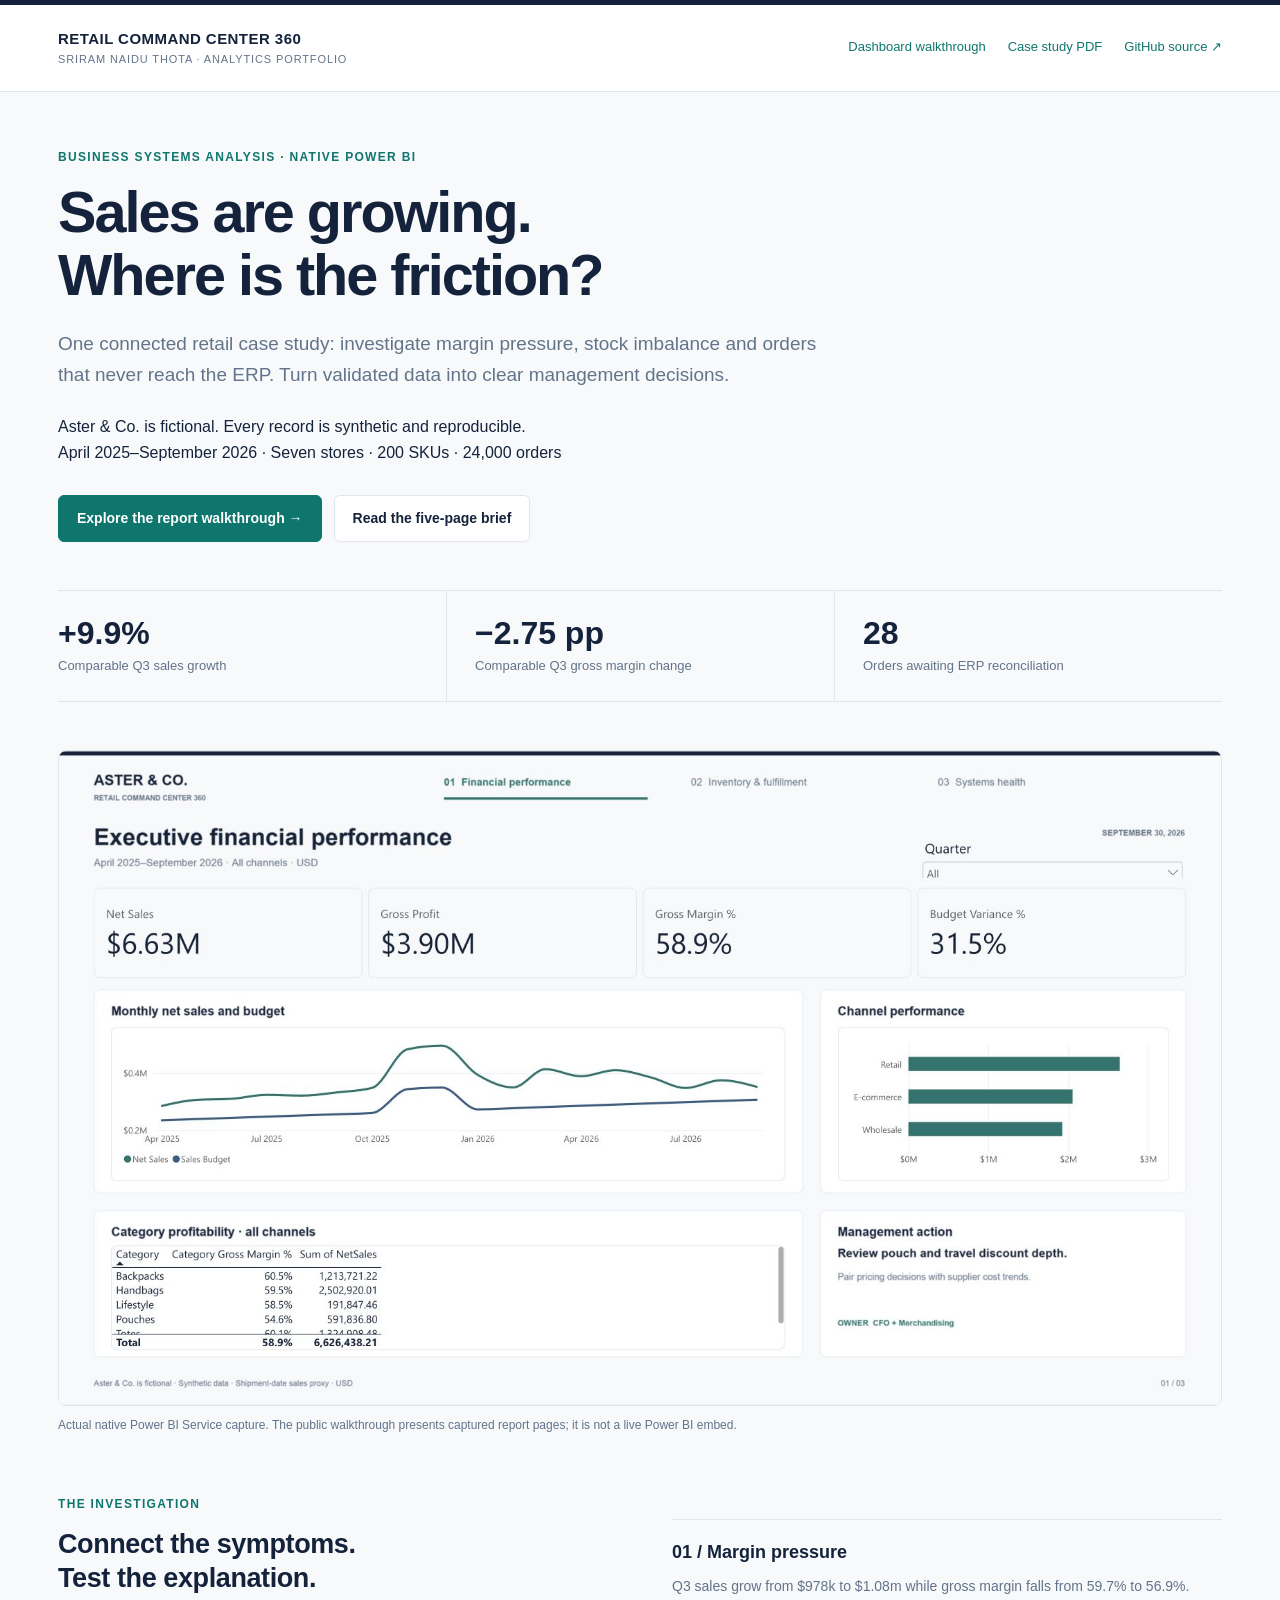
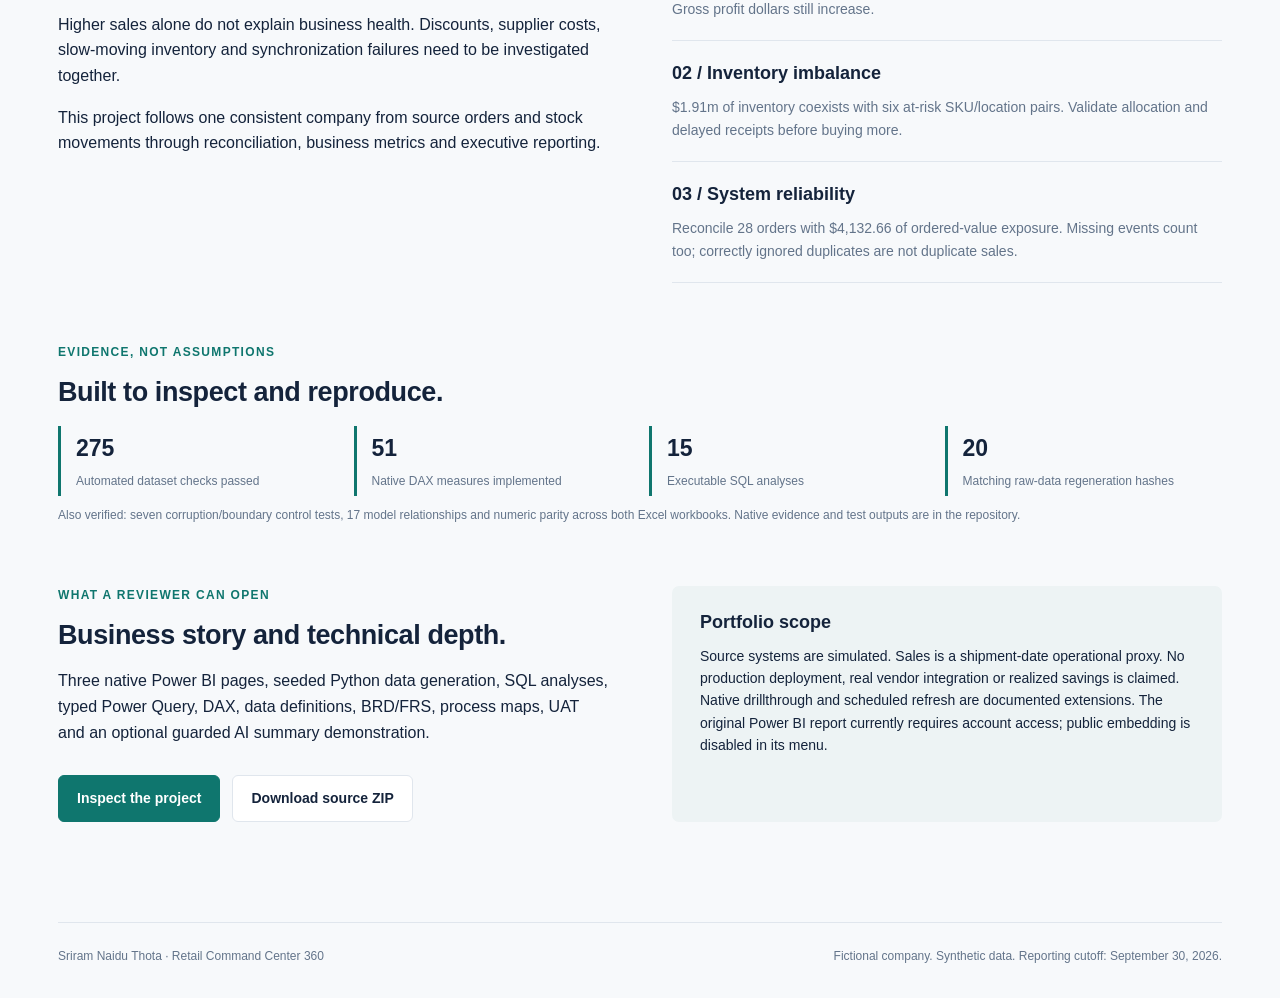
<file: docs/index.html>
<!doctype html>
<html lang="en"><head><meta charset="utf-8"><meta name="viewport" content="width=device-width,initial-scale=1"><title>Retail Command Center 360 | Sriram Naidu Thota</title><meta name="description" content="A Business Systems Analyst portfolio connecting retail finance, inventory and integration reliability through native Power BI, SQL and Python. Synthetic case study by Sriram Naidu Thota."><link rel="stylesheet" href="site.css"></head>
<body><a class="skip" href="#main">Skip to content</a><header><div class="bar"><a class="brand" href="./">RETAIL COMMAND CENTER 360<small>SRIRAM NAIDU THOTA · ANALYTICS PORTFOLIO</small></a><nav aria-label="Main navigation"><a href="demo.html">Dashboard walkthrough</a><a href="assets/Retail360_Portfolio_Brief.pdf">Case study PDF</a><a href="https://github.com/sriram369/retail-command-center-360">GitHub source ↗</a></nav></div></header>
<main id="main"><p class="eyebrow">Business systems analysis · Native Power BI</p><h1>Sales are growing.<br>Where is the friction?</h1><p class="intro">One connected retail case study: investigate margin pressure, stock imbalance and orders that never reach the ERP. Turn validated data into clear management decisions.</p><p>Aster &amp; Co. is fictional. Every record is synthetic and reproducible.<br>April 2025–September 2026 · Seven stores · 200 SKUs · 24,000 orders</p><div class="actions"><a class="button primary" href="demo.html">Explore the report walkthrough →</a><a class="button" href="assets/Retail360_Portfolio_Brief.pdf">Read the five-page brief</a></div>
<div class="facts"><div class="fact"><strong>+9.9%</strong><span>Comparable Q3 sales growth</span></div><div class="fact"><strong>−2.75 pp</strong><span>Comparable Q3 gross margin change</span></div><div class="fact"><strong>28</strong><span>Orders awaiting ERP reconciliation</span></div></div>
<a class="lead-image" href="demo.html" aria-label="View the native Power BI report walkthrough"><div class="report-frame"><img src="assets/01_financial_native.jpg" alt="Actual native Power BI financial report showing $6.63 million net sales, $3.90 million gross profit, monthly sales and budget, channel performance and category margins."></div></a><p class="caption">Actual native Power BI Service capture. The public walkthrough presents captured report pages; it is not a live Power BI embed.</p>
<section class="section columns"><div><p class="eyebrow">The investigation</p><h2>Connect the symptoms.<br>Test the explanation.</h2><p>Higher sales alone do not explain business health. Discounts, supplier costs, slow-moving inventory and synchronization failures need to be investigated together.</p><p>This project follows one consistent company from source orders and stock movements through reconciliation, business metrics and executive reporting.</p></div><ol class="steps"><li><h3>01 / Margin pressure</h3><p>Q3 sales grow from $978k to $1.08m while gross margin falls from 59.7% to 56.9%. Gross profit dollars still increase.</p></li><li><h3>02 / Inventory imbalance</h3><p>$1.91m of inventory coexists with six at-risk SKU/location pairs. Validate allocation and delayed receipts before buying more.</p></li><li><h3>03 / System reliability</h3><p>Reconcile 28 orders with $4,132.66 of ordered-value exposure. Missing events count too; correctly ignored duplicates are not duplicate sales.</p></li></ol></section>
<section class="section"><p class="eyebrow">Evidence, not assumptions</p><h2>Built to inspect and reproduce.</h2><div class="evidence"><div><strong>275</strong><span>Automated dataset checks passed</span></div><div><strong>51</strong><span>Native DAX measures implemented</span></div><div><strong>15</strong><span>Executable SQL analyses</span></div><div><strong>20</strong><span>Matching raw-data regeneration hashes</span></div></div><p class="caption">Also verified: seven corruption/boundary control tests, 17 model relationships and numeric parity across both Excel workbooks. Native evidence and test outputs are in the repository.</p></section>
<section class="section columns"><div><p class="eyebrow">What a reviewer can open</p><h2>Business story and technical depth.</h2><p>Three native Power BI pages, seeded Python data generation, SQL analyses, typed Power Query, DAX, data definitions, BRD/FRS, process maps, UAT and an optional guarded AI summary demonstration.</p><div class="actions"><a class="button primary" href="https://github.com/sriram369/retail-command-center-360">Inspect the project</a><a class="button" href="https://github.com/sriram369/retail-command-center-360/archive/refs/heads/main.zip">Download source ZIP</a></div></div><aside class="scope"><h3>Portfolio scope</h3><p>Source systems are simulated. Sales is a shipment-date operational proxy. No production deployment, real vendor integration or realized savings is claimed. Native drillthrough and scheduled refresh are documented extensions. The original Power BI report currently requires account access; public embedding is disabled in its menu.</p></aside></section>
</main><footer><span>Sriram Naidu Thota · Retail Command Center 360</span><span>Fictional company. Synthetic data. Reporting cutoff: September 30, 2026.</span></footer></body></html>
</file>
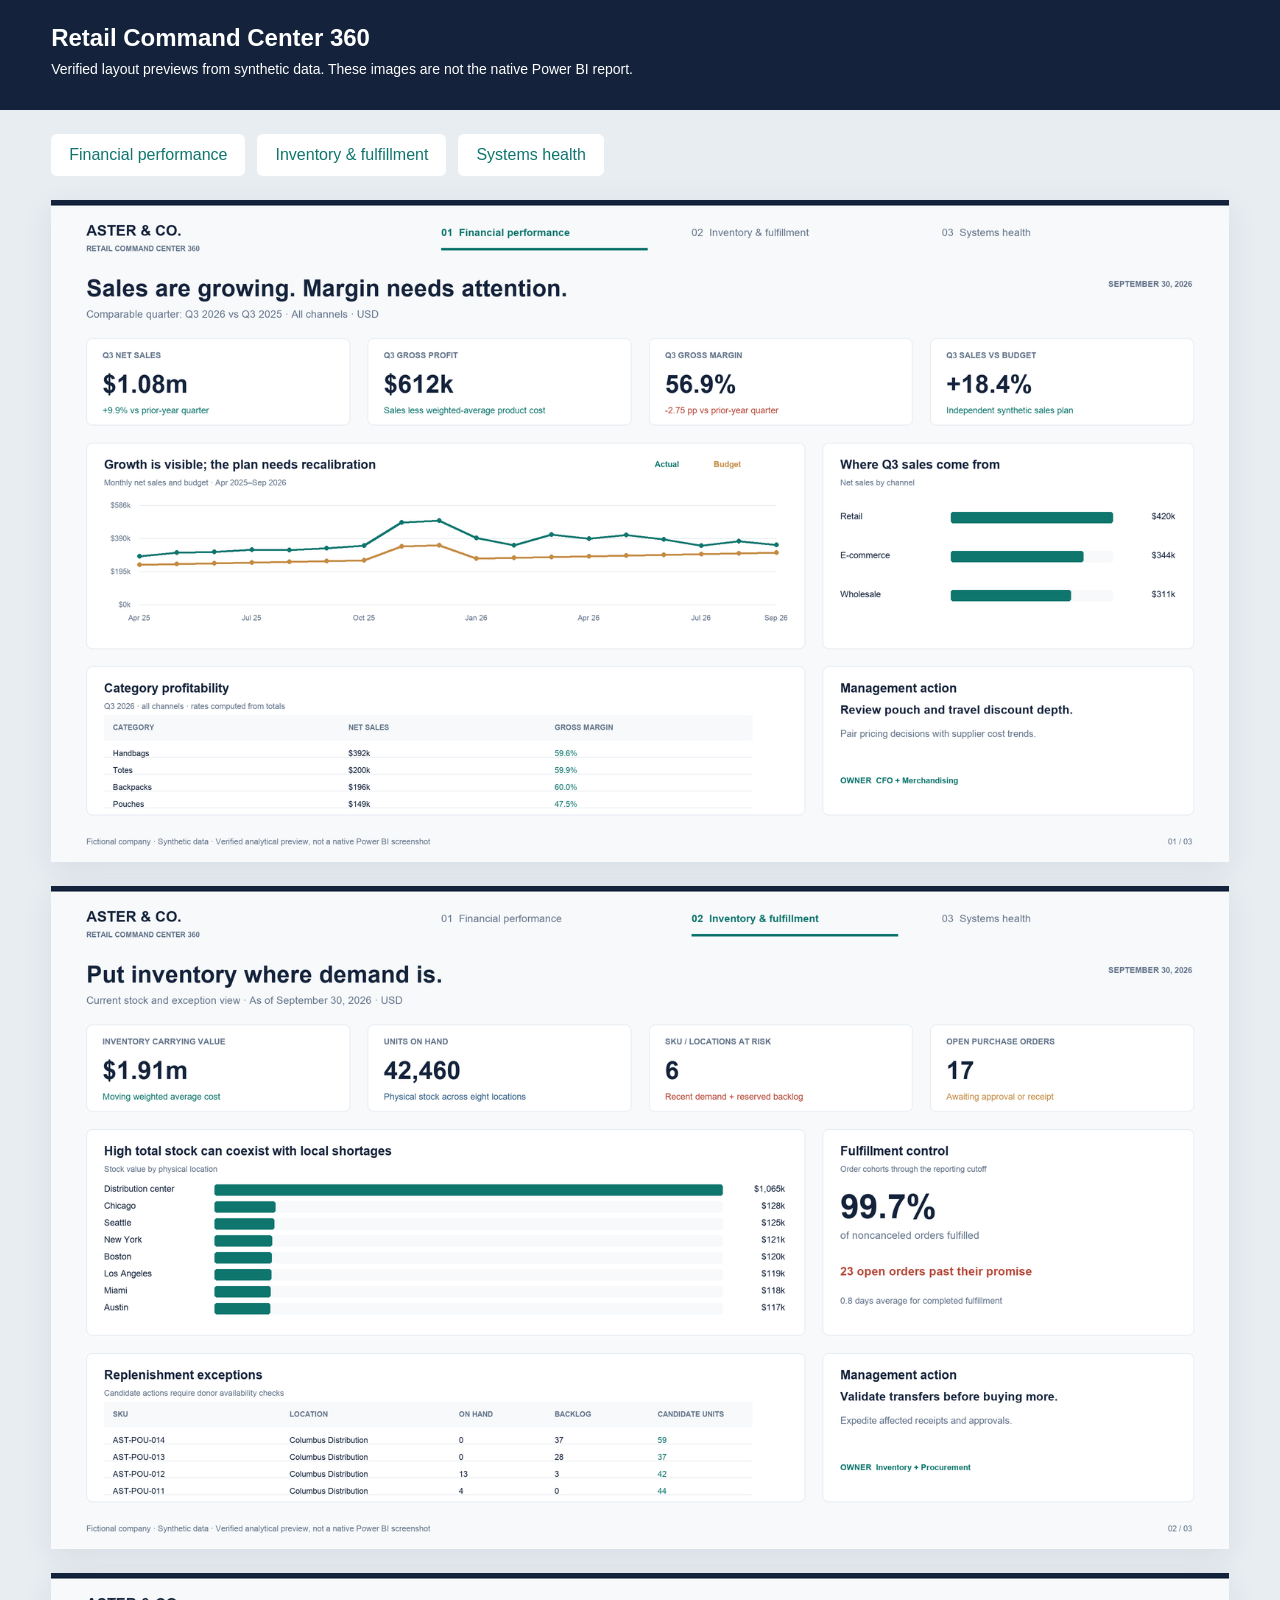
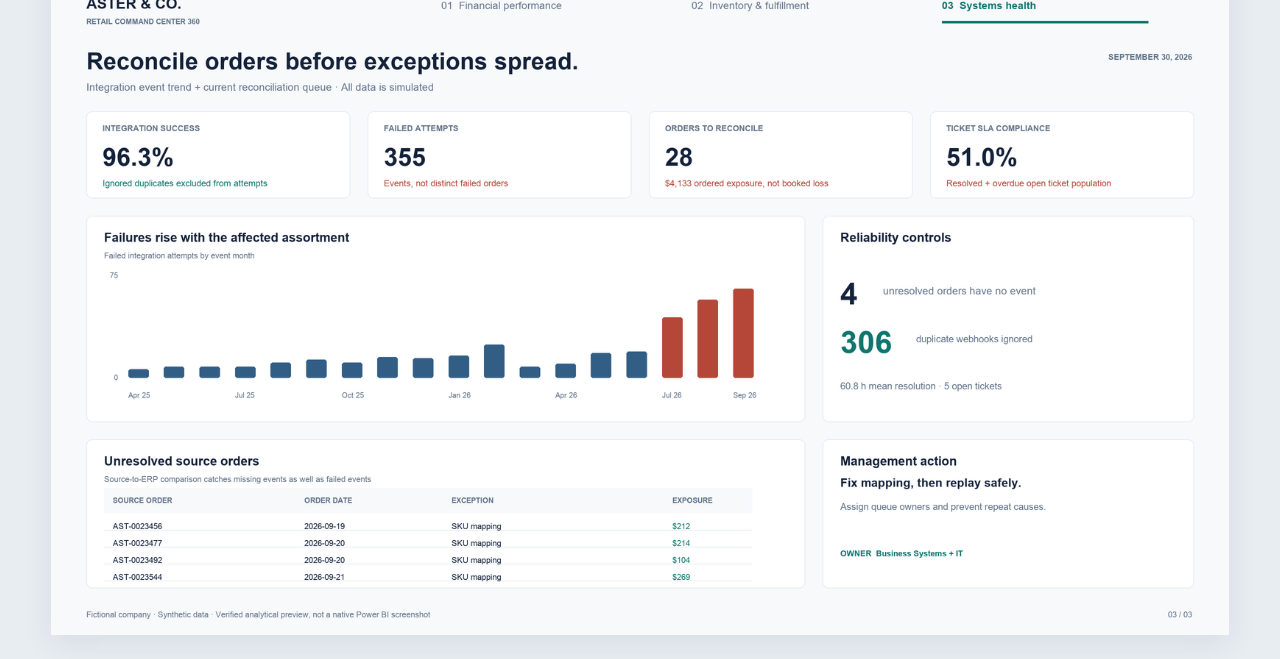
<file: visuals/previews/index.html>
<!doctype html><html><meta charset="utf-8"><title>Aster & Co. | Analytical report previews</title><style>body{margin:0;background:#e8edf2;font-family:Segoe UI,Arial;color:#14233B}header{padding:24px 4%;background:#14233B;color:white}h1{margin:0;font-size:24px}p{margin:9px 0;font-size:14px}nav{display:flex;gap:12px;margin:24px 4%}a{padding:12px 18px;background:white;color:#0F766E;border-radius:6px;text-decoration:none}img{display:block;width:92%;max-width:1600px;margin:24px auto;box-shadow:0 8px 30px #14233b15}section{scroll-margin-top:20px}</style><header><h1>Retail Command Center 360</h1><p>Verified layout previews from synthetic data. These images are not the native Power BI report.</p></header><nav><a href="#finance">Financial performance</a><a href="#inventory">Inventory & fulfillment</a><a href="#systems">Systems health</a></nav><section id="finance"><img alt="finance verified analytical preview" src="01_financial_preview.png"></section><section id="inventory"><img alt="inventory verified analytical preview" src="02_inventory_preview.png"></section><section id="systems"><img alt="systems verified analytical preview" src="03_systems_preview.png"></section></html>
</file>
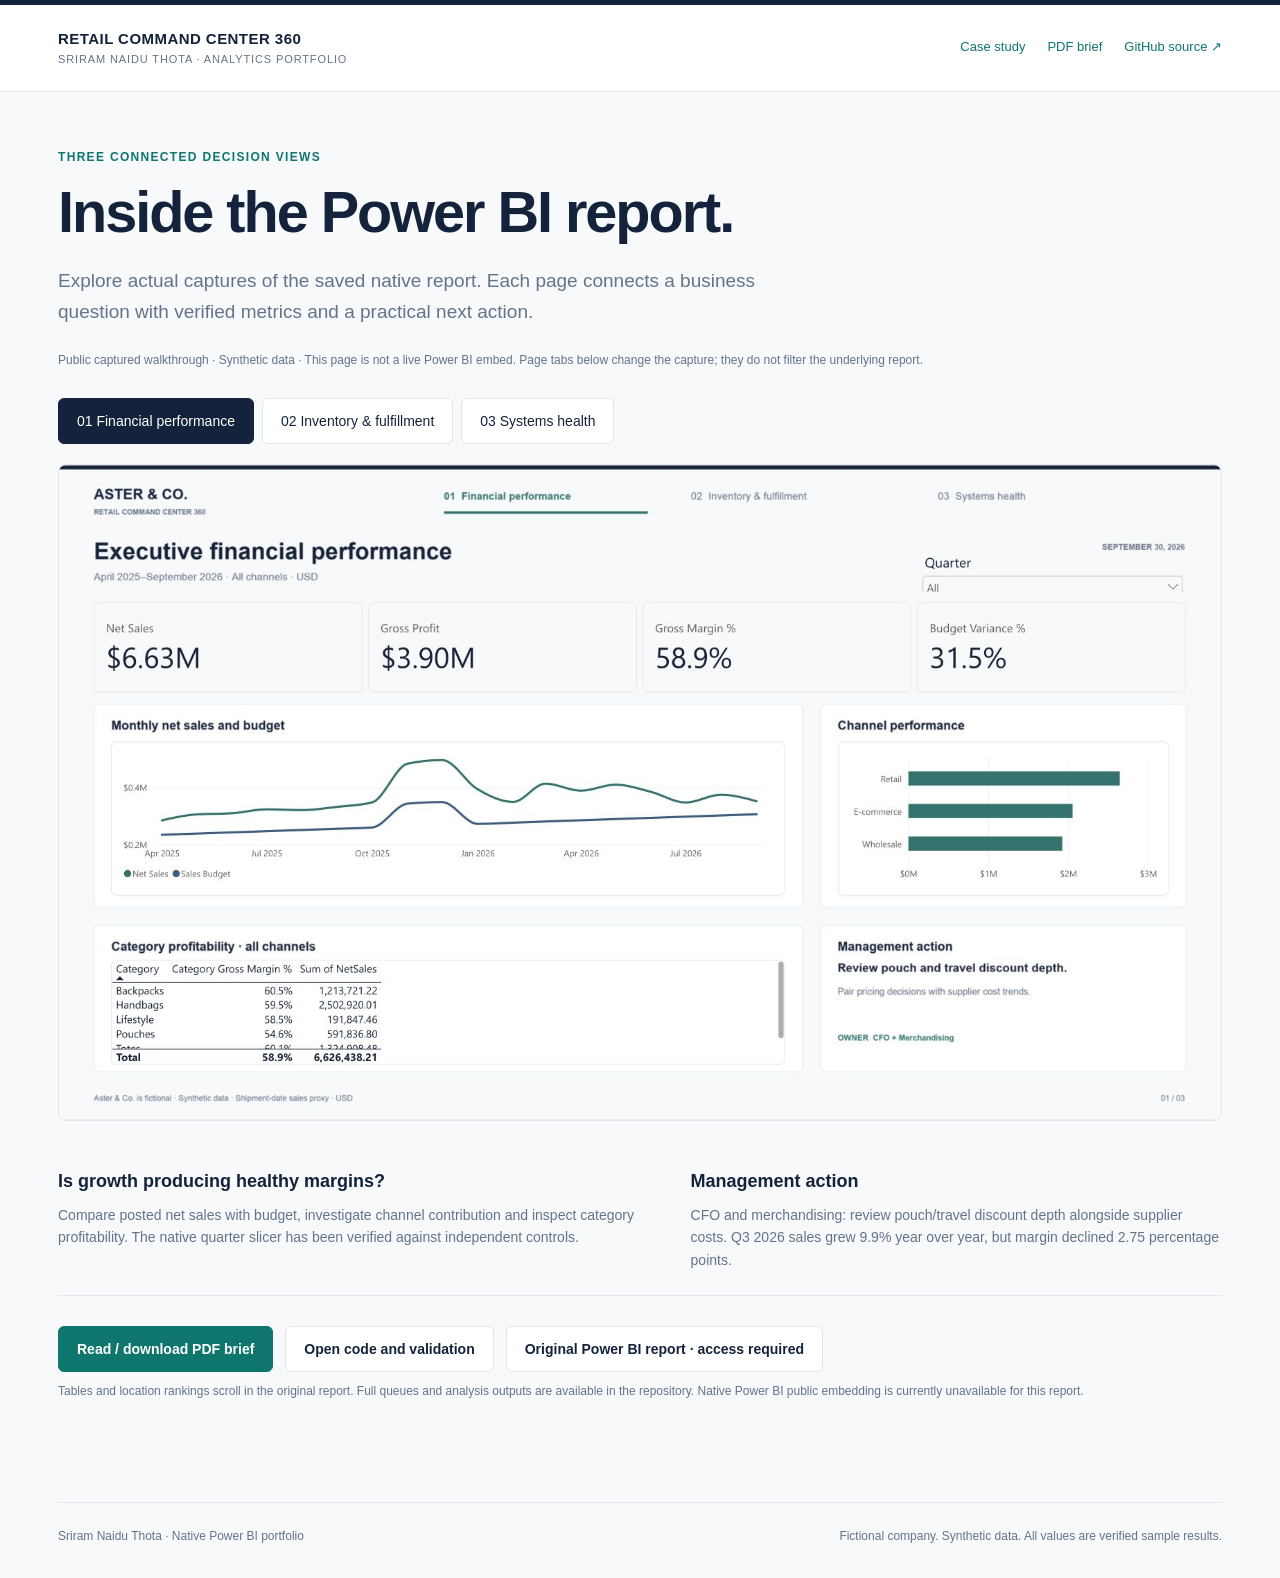
<file: docs/demo.html>
<!doctype html>
<html lang="en"><head><meta charset="utf-8"><meta name="viewport" content="width=device-width,initial-scale=1"><title>Dashboard Walkthrough | Retail Command Center 360</title><meta name="description" content="Explore three actual native Power BI report captures: financial performance, inventory and fulfillment, and business systems health."><link rel="stylesheet" href="site.css"><script src="walkthrough.js" defer></script></head>
<body><a class="skip" href="#main">Skip to content</a><header><div class="bar"><a class="brand" href="./">RETAIL COMMAND CENTER 360<small>SRIRAM NAIDU THOTA · ANALYTICS PORTFOLIO</small></a><nav aria-label="Main navigation"><a href="./">Case study</a><a href="assets/Retail360_Portfolio_Brief.pdf">PDF brief</a><a href="https://github.com/sriram369/retail-command-center-360">GitHub source ↗</a></nav></div></header>
<main id="main"><p class="eyebrow">Three connected decision views</p><h1>Inside the Power BI report.</h1><p class="intro">Explore actual captures of the saved native report. Each page connects a business question with verified metrics and a practical next action.</p><p class="caption">Public captured walkthrough · Synthetic data · This page is not a live Power BI embed. Page tabs below change the capture; they do not filter the underlying report.</p>
<div class="tabs" role="tablist" aria-label="Report pages"><button id="tab-finance" role="tab" aria-selected="true" aria-controls="finance" tabindex="0">01 Financial performance</button><button id="tab-inventory" role="tab" aria-selected="false" aria-controls="inventory" tabindex="-1">02 Inventory &amp; fulfillment</button><button id="tab-systems" role="tab" aria-selected="false" aria-controls="systems" tabindex="-1">03 Systems health</button></div>
<section class="panel" role="tabpanel" id="finance" aria-labelledby="tab-finance"><div class="lead-image"><div class="report-frame"><img src="assets/01_financial_native.jpg" alt="Native Power BI financial report. Net sales $6.63m, gross profit $3.90m, gross margin 58.9%, budget variance 31.5%. Monthly actual and budget, channel sales, category profitability."></div></div><div class="detail"><div><h3>Is growth producing healthy margins?</h3><p>Compare posted net sales with budget, investigate channel contribution and inspect category profitability. The native quarter slicer has been verified against independent controls.</p></div><div><h3>Management action</h3><p>CFO and merchandising: review pouch/travel discount depth alongside supplier costs. Q3 2026 sales grew 9.9% year over year, but margin declined 2.75 percentage points.</p></div></div></section>
<section class="panel" role="tabpanel" id="inventory" aria-labelledby="tab-inventory" hidden><div class="lead-image"><div class="report-frame inventory"><img src="assets/02_inventory_native.jpg" alt="Native Power BI inventory and fulfillment report. Inventory $1.91m, six at-risk SKU/location pairs, 17 pending purchase orders, fulfillment 99.7%, 245 late orders, inventory cover 382.73 days."></div></div><div class="detail"><div><h3>Is stock in the right place?</h3><p>Current location balances, open purchase orders and the exception queue expose shortages within a business carrying substantial inventory. Historical inventory cover uses daily balances, not a current snapshot average.</p></div><div><h3>Management action</h3><p>Inventory and procurement: check donor availability before transfers, expedite affected approvals and receipts, and address slow stock circulation. Recommendations are candidates, not automatically executable allocations.</p></div></div></section>
<section class="panel" role="tabpanel" id="systems" aria-labelledby="tab-systems" hidden><div class="lead-image"><div class="report-frame"><img src="assets/03_systems_native.jpg" alt="Native Power BI systems health report. Integration success 96.3%, failed events 355, unreconciled orders 28, SLA compliance 51%, mean resolution time 60.78 hours, five open tickets."></div></div><div class="detail"><div><h3>Which business records need attention?</h3><p>The source-order-to-ERP anti-join catches absent webhooks as well as logged failures. SLA eligibility includes overdue open tickets. Ignored duplicate webhooks are measured separately.</p></div><div><h3>Management action</h3><p>Business Systems and IT: assign the 28-order queue, fix mapping before safe replay, and confirm business reconciliation. The $4,132.66 queue value is ordered exposure, not established lost revenue.</p></div></div></section>
<div class="actions"><a class="button primary" href="assets/Retail360_Portfolio_Brief.pdf">Read / download PDF brief</a><a class="button" href="https://github.com/sriram369/retail-command-center-360">Open code and validation</a><a class="button" href="https://app.powerbi.com/groups/me/reports/45421c92-9cfc-4bca-ae5d-4f64fcd1b2e3">Original Power BI report · access required</a></div><p class="caption">Tables and location rankings scroll in the original report. Full queues and analysis outputs are available in the repository. Native Power BI public embedding is currently unavailable for this report.</p>
</main><footer><span>Sriram Naidu Thota · Native Power BI portfolio</span><span>Fictional company. Synthetic data. All values are verified sample results.</span></footer></body></html>
</file>
<file: docs/site.css>
:root{--navy:#14233b;--teal:#0f766e;--slate:#63748a;--line:#e0e6ed;--paper:#f7f9fb}*{box-sizing:border-box}body{margin:0;background:var(--paper);color:var(--navy);font:16px/1.6 -apple-system,BlinkMacSystemFont,"Segoe UI",sans-serif}a{color:var(--teal);text-underline-offset:4px}a:focus-visible,button:focus-visible{outline:3px solid #c48b42;outline-offset:4px}header{background:#fff;border-top:5px solid var(--navy);border-bottom:1px solid var(--line)}.bar{max-width:1220px;margin:auto;padding:22px 28px;display:flex;align-items:center;justify-content:space-between;gap:24px}.brand{text-decoration:none;color:var(--navy);font-size:15px;font-weight:750;letter-spacing:.03em}.brand small{display:block;font-size:11px;font-weight:500;color:var(--slate);letter-spacing:.08em}nav{display:flex;gap:22px;align-items:center}nav a{font-size:13px;text-decoration:none}main{max-width:1220px;margin:auto;padding:56px 28px}.eyebrow{color:var(--teal);font-weight:700;font-size:12px;letter-spacing:.11em;text-transform:uppercase;margin:0 0 14px}h1{font-weight:650;font-size:clamp(34px,4.5vw,62px);line-height:1.1;letter-spacing:-.035em;max-width:900px;margin:0 0 22px}h2{font-size:27px;line-height:1.25;font-weight:650;letter-spacing:-.015em;margin:0 0 16px}h3{font-size:18px;line-height:1.4;margin:0 0 10px}.intro{font-size:19px;color:var(--slate);max-width:770px;margin:0 0 24px}.actions{display:flex;gap:12px;flex-wrap:wrap;margin:30px 0 0}.button{display:inline-block;border:1px solid var(--line);background:#fff;color:var(--navy);padding:11px 18px;border-radius:6px;font-size:14px;font-weight:600;text-decoration:none}.button.primary{background:var(--teal);border-color:var(--teal);color:#fff}.facts{display:grid;grid-template-columns:repeat(3,1fr);border-top:1px solid var(--line);border-bottom:1px solid var(--line);margin:48px 0}.fact{padding:23px 24px 23px 0}.fact+ .fact{border-left:1px solid var(--line);padding-left:28px}.fact strong{display:block;font-size:32px;font-weight:600;line-height:1.2}.fact span{font-size:13px;color:var(--slate)}.section{margin-top:60px}.lead-image{position:relative;display:block;background:#fff;border:1px solid var(--line);border-radius:8px;overflow:hidden}.report-frame{width:100%;aspect-ratio:1677/944;position:relative;overflow:hidden;background:#fff}.report-frame img{position:absolute;max-width:none;width:101.968%;height:113.771%;left:0;top:-3.072%}.report-frame.inventory{aspect-ratio:1314/740}.report-frame.inventory img{width:121.765%;height:166.757%;left:-19.254%;top:-40.135%}.caption{color:var(--slate);font-size:12px;margin:10px 0 0}.columns{display:grid;grid-template-columns:1fr 1fr;gap:64px}.steps{margin:24px 0 0;padding:0;list-style:none;border-top:1px solid var(--line)}.steps li{padding:20px 0;border-bottom:1px solid var(--line)}.steps p{margin:0;color:var(--slate);font-size:14px}.evidence{display:grid;grid-template-columns:repeat(4,1fr);gap:18px}.evidence div{border-left:3px solid var(--teal);padding:4px 0 4px 15px}.evidence strong{display:block;font-size:23px;font-weight:600}.evidence span{font-size:12px;color:var(--slate)}.scope{background:#edf3f4;padding:24px 28px;border-radius:7px;font-size:14px}.scope p{margin:0}.tabs{display:flex;gap:8px;flex-wrap:wrap;margin:28px 0 20px}.tabs button{font:inherit;font-size:14px;padding:11px 18px;border:1px solid var(--line);border-radius:6px;background:white;color:var(--navy);cursor:pointer}.tabs button[aria-selected=true]{background:var(--navy);border-color:var(--navy);color:white}.panel[hidden]{display:none}.detail{display:grid;grid-template-columns:1.1fr 1fr;gap:48px;margin-top:24px;padding:24px 0;border-bottom:1px solid var(--line)}.detail p{margin:0;font-size:14px;color:var(--slate)}footer{border-top:1px solid var(--line);max-width:1164px;margin:44px auto 0;padding:24px 0 32px;display:flex;justify-content:space-between;gap:24px;color:var(--slate);font-size:12px}.skip{position:absolute;left:-9999px}.skip:focus{left:16px;top:10px;background:white;padding:10px;z-index:5}@media(max-width:720px){.bar{padding:18px 20px;align-items:flex-start;flex-direction:column;gap:12px}nav{gap:18px;flex-wrap:wrap}main{padding:36px 20px}.intro{font-size:17px}.facts{margin:30px 0}.fact{padding:18px 12px 18px 0}.fact+.fact{padding-left:12px}.fact strong{font-size:26px}.columns,.detail{grid-template-columns:1fr;gap:28px}.evidence{grid-template-columns:1fr 1fr;gap:24px}.section{margin-top:40px}.tabs button{font-size:12px;padding:10px 12px}footer{margin:30px 20px 0;flex-direction:column;gap:6px}.report-frame{min-width:0}.scope{padding:20px}.detail h3{font-size:17px}}
</file>
